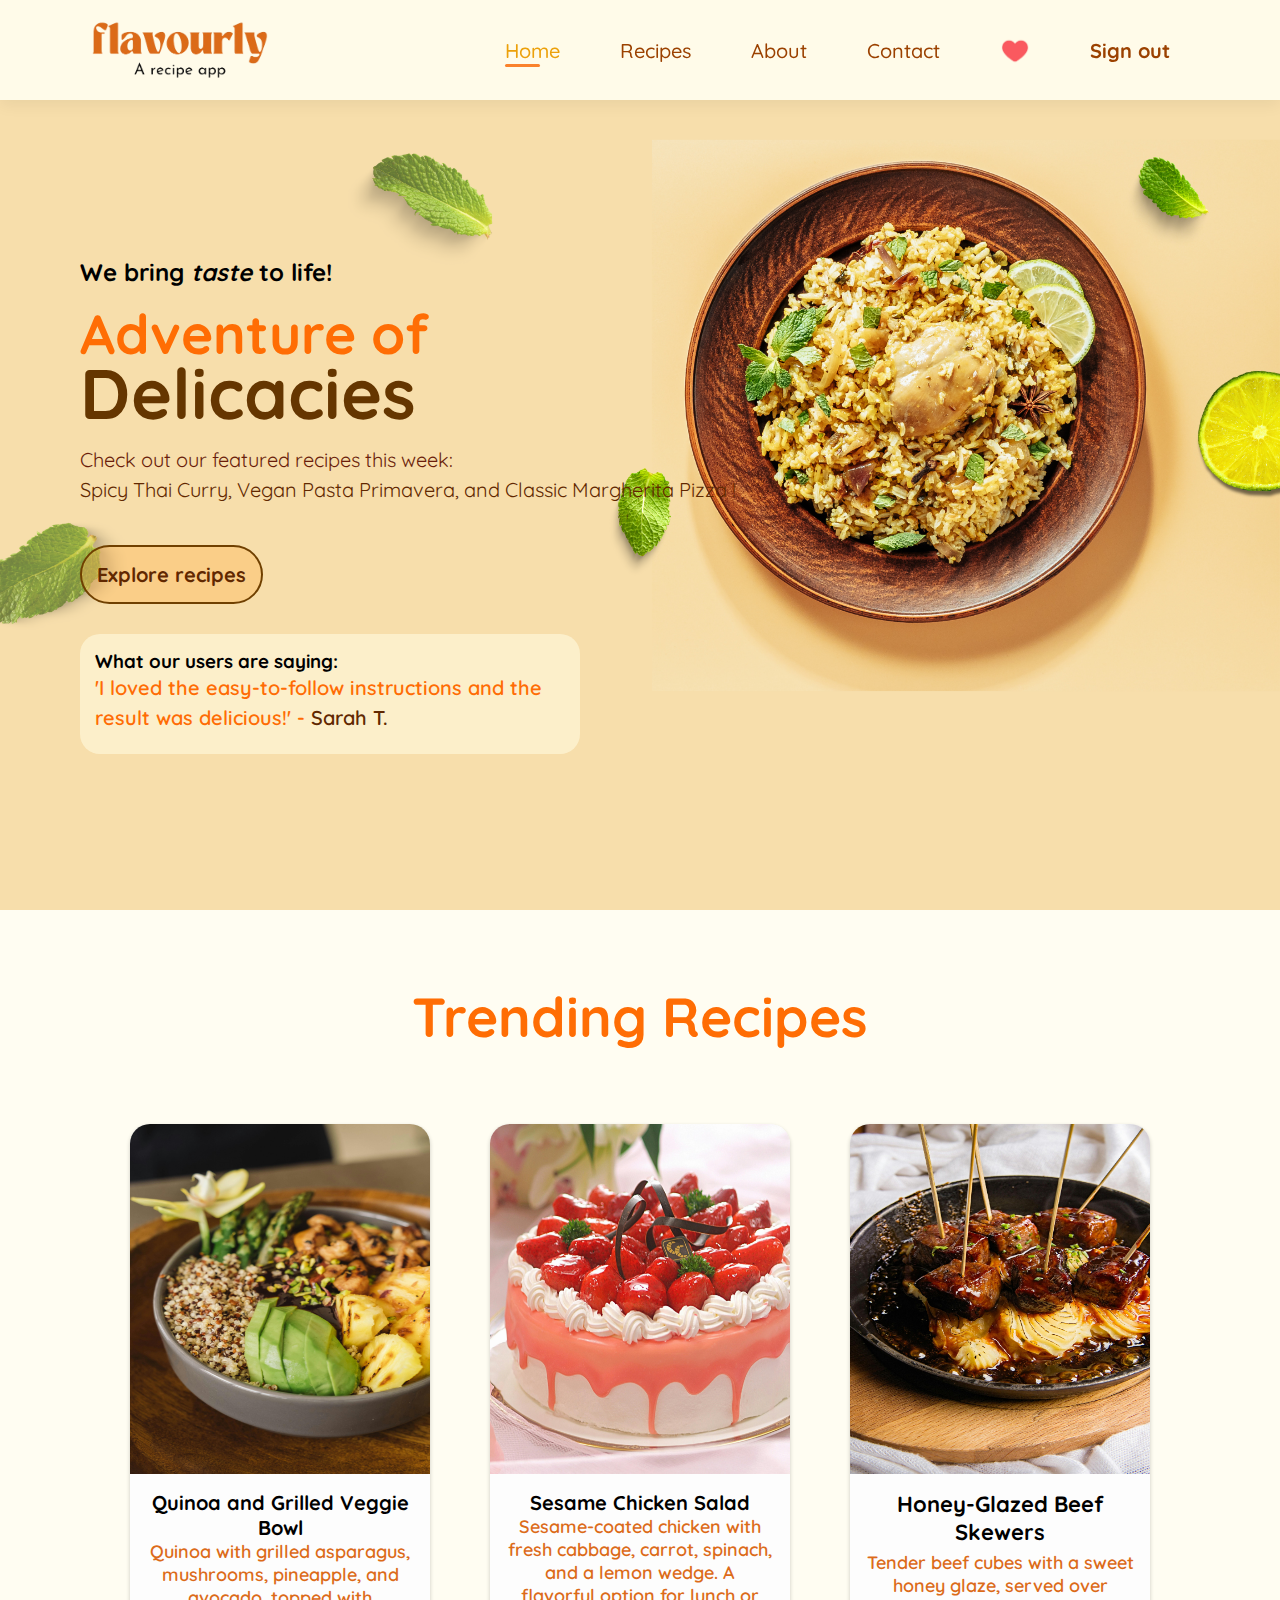
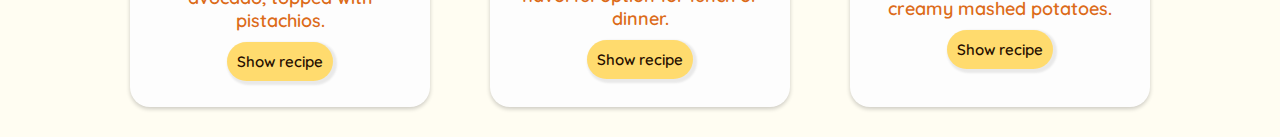
<file: index.html>
<html lang="en">
<head>
    <meta charset="UTF-8">
    <meta name="viewport" content="width=device-width, initial-scale=1.0">
    <title>Favourly</title>
    <link rel="stylesheet" href="style.css">
    <link rel="icon" href="icon.png">
    <link rel="preconnect" href="https://fonts.googleapis.com">
<link rel="preconnect" href="https://fonts.gstatic.com" crossorigin>
<link href="https://fonts.googleapis.com/css2?family=Quicksand:wght@300..700&display=swap" rel="stylesheet">
    
</head>
<body>
    <section class="header">
        <a href="#"><img src="assets/flogo.png" class="logo" alt="logo"></a>
        <div>
            <ul class="navbar">
                <li><a class="active" href="index.html">Home</a></li>
                <li><a href="recipes.html">Recipes</a></li>
                <li><a href="about.html">About</a></li>
                <li><a href="contact.html">Contact</a></li>
                <li><img src="assets/fav.png" alt="favorites" onclick="window.location.href='favorites.html'"></li>
                <li><a href="main.html"><b>Sign out</b></a></li>
            </ul>
        </div>
    
    </section>

        <section class="hero">
            <h4>We bring <i>taste</i> to life!</h4>
            <h2>Adventure of </h2>
            <h1>Delicacies</h1>
            <p class="comment">Check out our featured recipes this week: <br><span>Spicy Thai Curry, Vegan Pasta Primavera, and Classic Margherita Pizza !</span></p>
            <button>
                <a href="recipes.html">Explore recipes</a>
                
            </button>
            
            
            <div class="box">
                <h3>What our users are saying: </h3>
                <p>'I loved the easy-to-follow instructions and the result was delicious!' - <span>Sarah T.</span></p>
    
            </div>
        </section>

    <div class="heading">
        <h2>Trending Recipes</h2>
    </div>
    <div class="card-container">
        <div class="card card1" onclick="window.location.href='sproduct.html'">
            <img src="assets/f1.jpg" alt="">
            <div class="card-content">
                <h4>Quinoa and Grilled Veggie Bowl</h4>
                <p>Quinoa with grilled asparagus, mushrooms, pineapple, and avocado, topped with pistachios.</p>
                <button><a href="#">Show recipe</a></button>
            </div>
        </div>
        <div class="card card2">
            <img src="assets/f2.jpg" alt="">
            <div class="card-content">
                <h4>Sesame Chicken Salad</h4>
                <p>Sesame-coated chicken with fresh cabbage, carrot, spinach, and a lemon wedge. A flavorful option for lunch or dinner.</p>
                <button><a href="#">Show recipe</a></button>
            </div>
        </div>
        <div class="card card3">
            <img src="assets/f3.jpg" alt="">
            <div class="card-content">
                <h3> Honey-Glazed Beef Skewers</h3>
                <p>Tender beef cubes with a sweet honey glaze, served over creamy mashed potatoes.</p>
                <button><a href="#">Show recipe</a></button>
            </div>
        </div>
    </div>






    <script src="script.js"></script>
</body>
</html>
</file>
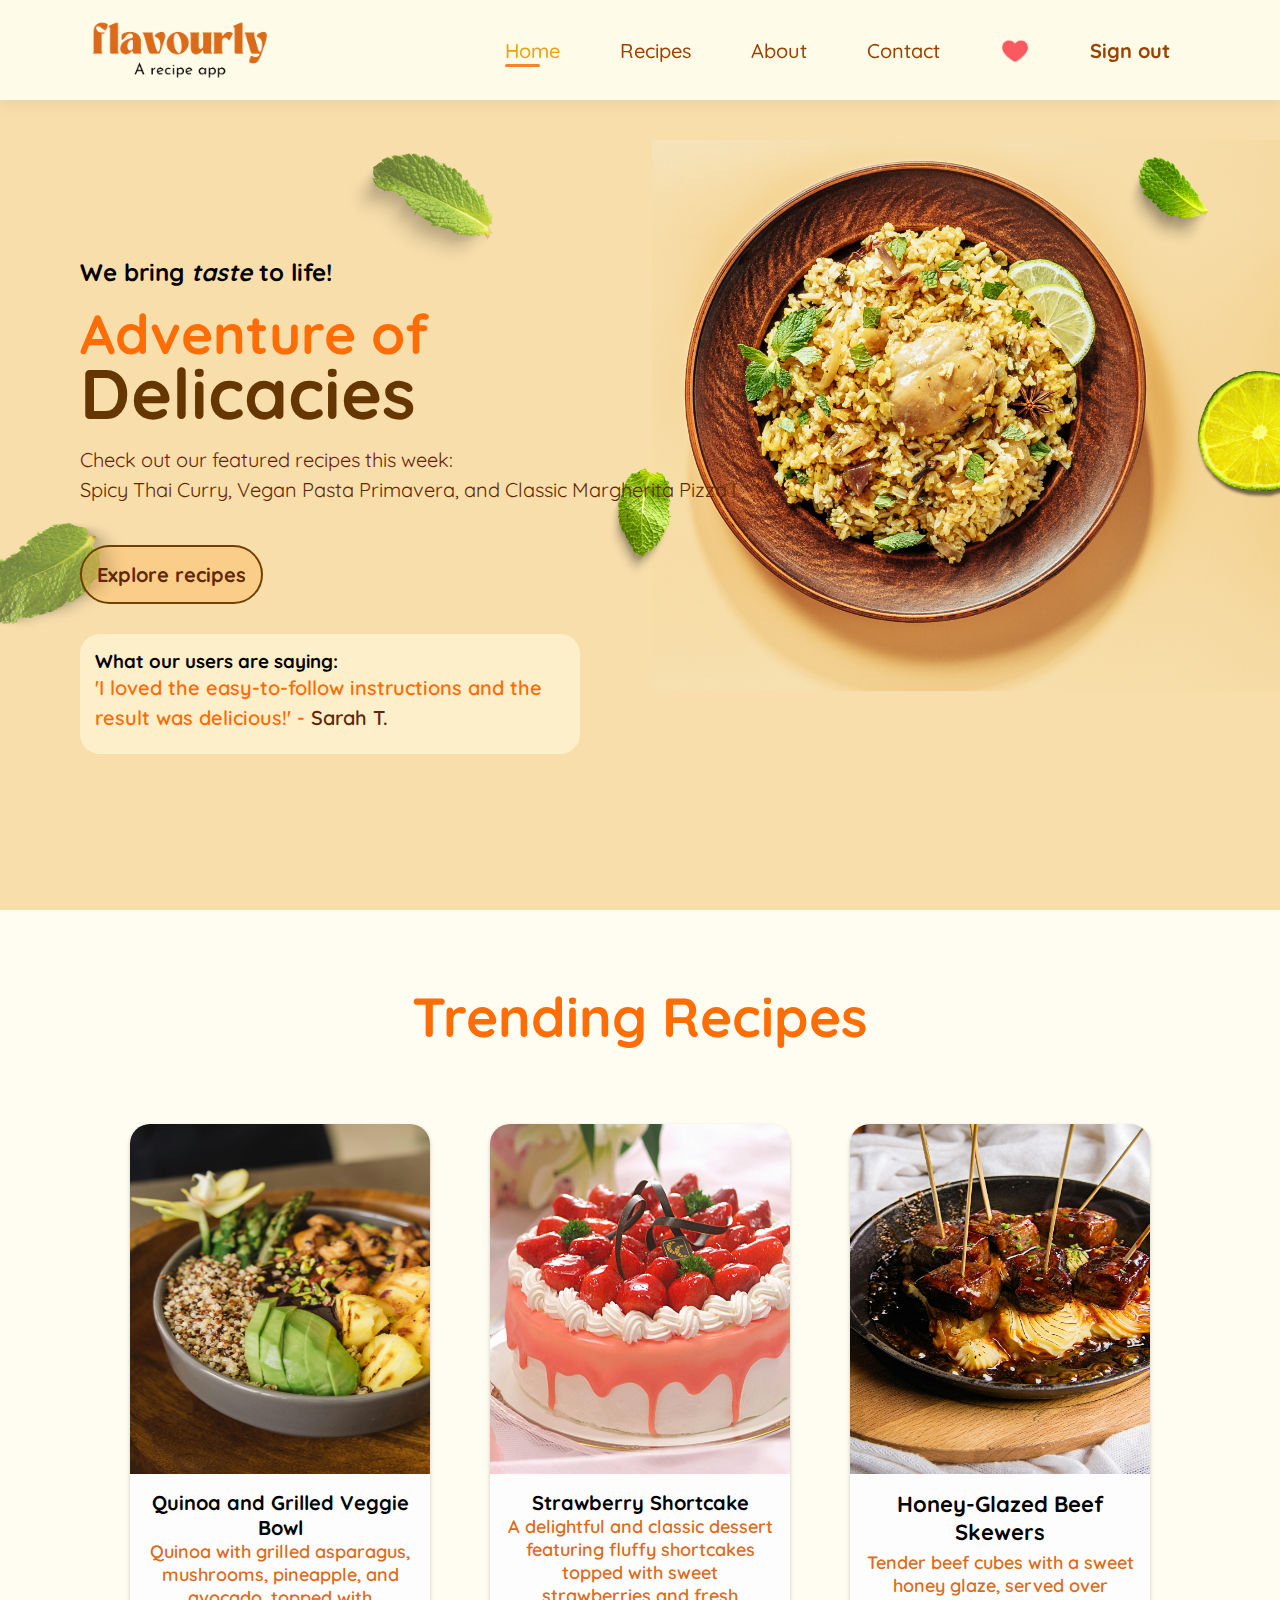
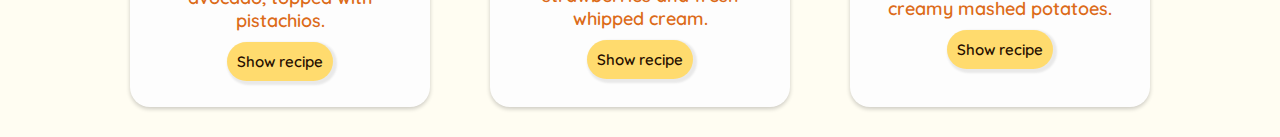
<file: resources/index.html>
<html lang="en">
<head>
    <meta charset="UTF-8">
    <meta name="viewport" content="width=device-width, initial-scale=1.0">
    <title>Favourly</title>
    <link rel="stylesheet" href="style.css">
    <link rel="icon" href="icon.png">
    <link rel="preconnect" href="https://fonts.googleapis.com">
<link rel="preconnect" href="https://fonts.gstatic.com" crossorigin>
<link href="https://fonts.googleapis.com/css2?family=Quicksand:wght@300..700&display=swap" rel="stylesheet">
    
</head>
<body>
    <section class="header">
        <a href="#"><img src="assets/flogo.png" class="logo" alt="logo"></a>
        <div>
            <ul class="navbar">
                <li><a class="active" href="index.html">Home</a></li>
                <li><a href="recipes.html">Recipes</a></li>
                <li><a href="about.html">About</a></li>
                <li><a href="contact.html">Contact</a></li>
                <li><img src="assets/fav.png" alt="favorites" onclick="window.location.href='favorites.html'"></li>
                <li><a href="main.html"><b>Sign out</b></a></li>
            </ul>
        </div>
    
    </section>

        <section class="hero">
            <h4>We bring <i>taste</i> to life!</h4>
            <h2>Adventure of </h2>
            <h1>Delicacies</h1>
            <p class="comment">Check out our featured recipes this week: <br><span>Spicy Thai Curry, Vegan Pasta Primavera, and Classic Margherita Pizza !</span></p>
            <button>
                <a href="recipes.html">Explore recipes</a>
                
            </button>
            
            
            <div class="box">
                <h3>What our users are saying: </h3>
                <p>'I loved the easy-to-follow instructions and the result was delicious!' - <span>Sarah T.</span></p>
    
            </div>
        </section>

    <div class="heading">
        <h2>Trending Recipes</h2>
    </div>
    <div class="card-container">
        <div class="card card1" onclick="window.location.href='sproduct.html'">
            <img src="assets/f1.jpg" alt="">
            <div class="card-content">
                <h4>Quinoa and Grilled Veggie Bowl</h4>
                <p>Quinoa with grilled asparagus, mushrooms, pineapple, and avocado, topped with pistachios.</p>
                <button><a href="#">Show recipe</a></button>
            </div>
        </div>
        <div class="card card2">
            <img src="assets/f2.jpg" alt="">
            <div class="card-content">
                <h4>Strawberry Shortcake</h4>
                <p>A delightful and classic dessert featuring fluffy shortcakes topped with sweet strawberries and fresh whipped cream.</p>
                <button><a href="#">Show recipe</a></button>
            </div>
        </div>
        <div class="card card3">
            <img src="assets/f3.jpg" alt="">
            <div class="card-content">
                <h3> Honey-Glazed Beef Skewers</h3>
                <p>Tender beef cubes with a sweet honey glaze, served over creamy mashed potatoes.</p>
                <button><a href="#">Show recipe</a></button>
            </div>
        </div>
    </div>






    <script src="script.js"></script>
</body>
</html>
</file>
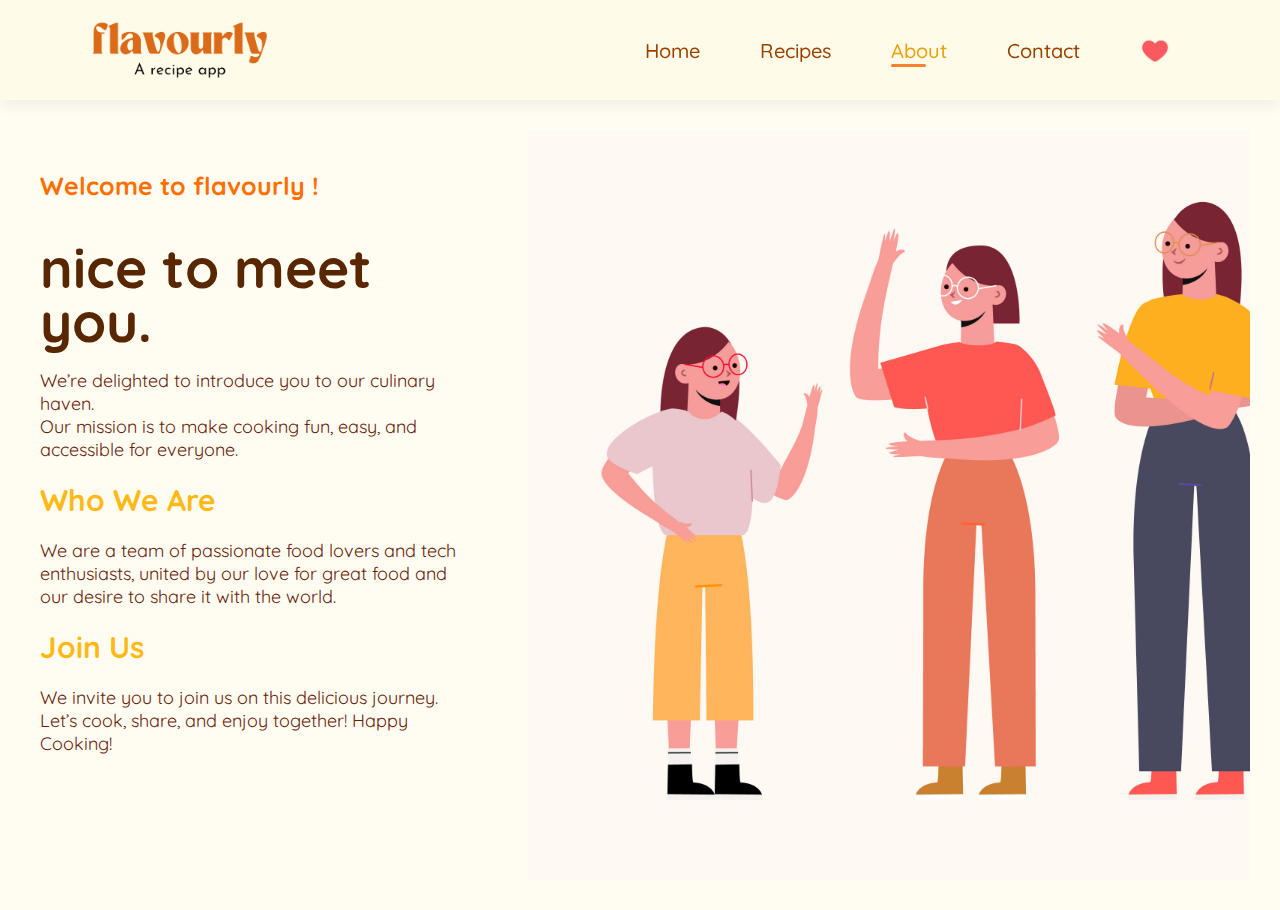
<file: about.html>
<html lang="en">
<head>
    <meta charset="UTF-8">
    <meta name="viewport" content="width=device-width, initial-scale=1.0">
    <title>Flavourly | Recipes</title>
    <link rel="stylesheet" href="style.css">
    <link rel="icon" href="icon.png">
    <link rel="preconnect" href="https://fonts.googleapis.com">
<link rel="preconnect" href="https://fonts.gstatic.com" crossorigin>
<link href="https://fonts.googleapis.com/css2?family=Quicksand:wght@300..700&display=swap" rel="stylesheet">
    
</head>
<body>
    <section class="header">
        <a href="#"><img src="assets/flogo.png" class="logo" alt="logo"></a>
        <div>
            <ul class="navbar">
                <li><a  href="index.html">Home</a></li>
                <li><a href="recipes.html">Recipes</a></li>
                <li><a class="active" href="about.html">About</a></li>
                <li><a href="contact.html">Contact</a></li>
                <li><img src="assets/fav.png" alt="favorites" onclick="window.location.href='favorites.html'"></li>
            </ul>
        </div>
    
    </section>
    
    <div class="sect">
        <div class="about">
            <h3 style="font-size: 25px; color: rgb(255, 111, 0)">Welcome to flavourly !</h3> <br><br>
            <h2 style="color: rgb(88, 38, 0)">nice to meet you.</h2>
            <br>
            
            <p>We’re delighted to introduce you to our culinary haven.
                <br> Our mission is to make cooking fun, easy, and accessible for everyone.</p>
                <br>
            <h3 style="font-size: 30px; color: rgba(255, 179, 0, 0.919)">Who We Are</h3> <br>
            <p>We are a team of passionate food lovers and tech enthusiasts, united by our love for great food and our desire to share it with the world.</p>
                <br>
            <h3 style="font-size: 30px; color: rgba(255, 179, 0, 0.919)">Join Us</h3> <br>
            <p>We invite you to join us on this delicious journey. Let’s cook, share, and enjoy together!

                Happy Cooking!</p>
            <br>
        </div>
        <div class="about-img">

        </div>
    </div>


    <script src="script.js"></script>
</body>
</html>
</file>
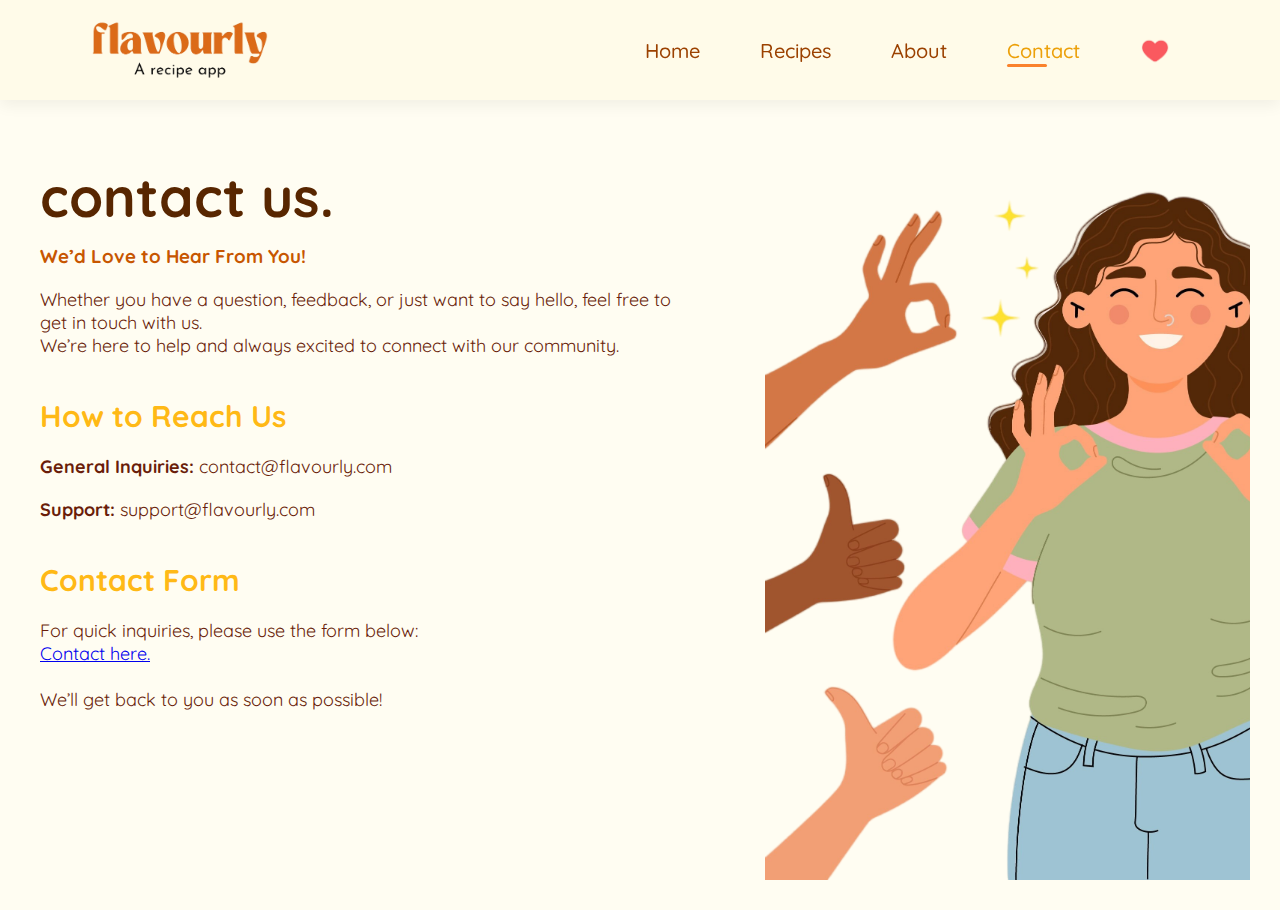
<file: contact.html>
<html lang="en">
<head>
    <meta charset="UTF-8">
    <meta name="viewport" content="width=device-width, initial-scale=1.0">
    <title>Flavourly | Recipes</title>
    <link rel="stylesheet" href="style.css">
    <link rel="icon" href="icon.png">
    <link rel="preconnect" href="https://fonts.googleapis.com">
<link rel="preconnect" href="https://fonts.gstatic.com" crossorigin>
<link href="https://fonts.googleapis.com/css2?family=Quicksand:wght@300..700&display=swap" rel="stylesheet">
    
</head>
<body>
    <section class="header">
        <a href="#"><img src="assets/flogo.png" class="logo" alt="logo"></a>
        <div>
            <ul class="navbar">
                <li><a  href="index.html">Home</a></li>
                <li><a href="recipes.html">Recipes</a></li>
                <li><a href="about.html">About</a></li>
                <li><a class="active" href="#">Contact</a></li>
                <li><img src="assets/fav.png" alt="favorites" onclick="window.location.href='favorites.html'"></li>
            </ul>
        </div>
    
    </section>
    <div class="sect">
        <div class="contact">
            <h2 style="color: rgb(88, 38, 0)">contact us.</h2>
            <br>
            <h3 style="color: rgb(199, 86, 0)">We’d Love to Hear From You!</h3><br>
            <p>Whether you have a question, feedback, or just want to say hello, feel free to get in touch with us. 
                <br>We’re here to help and always excited to connect with our community.</p>
                <br><br>
            <h3 style="font-size: 30px; color: rgba(255, 179, 0, 0.919)">How to Reach Us</h3> <br>

            <p>
                <b>General Inquiries:</b> contact@flavourly.com
            </p><br>
            <p>
                <b>Support:</b> support@flavourly.com
            </p>
            <br><br>
            <h3 style="font-size: 30px; color: rgba(255, 179, 0, 0.919)">Contact Form</h3> <br>
            <p>For quick inquiries, please use the form below: <br>
                <a href="#">Contact here.</a>
                <br><br>
                We’ll get back to you as soon as possible!</p>

            
        </div>
        <div class="contact-img">

        </div>
    </div>

    <script src="script.js"></script>
</body>
</html>
</file>
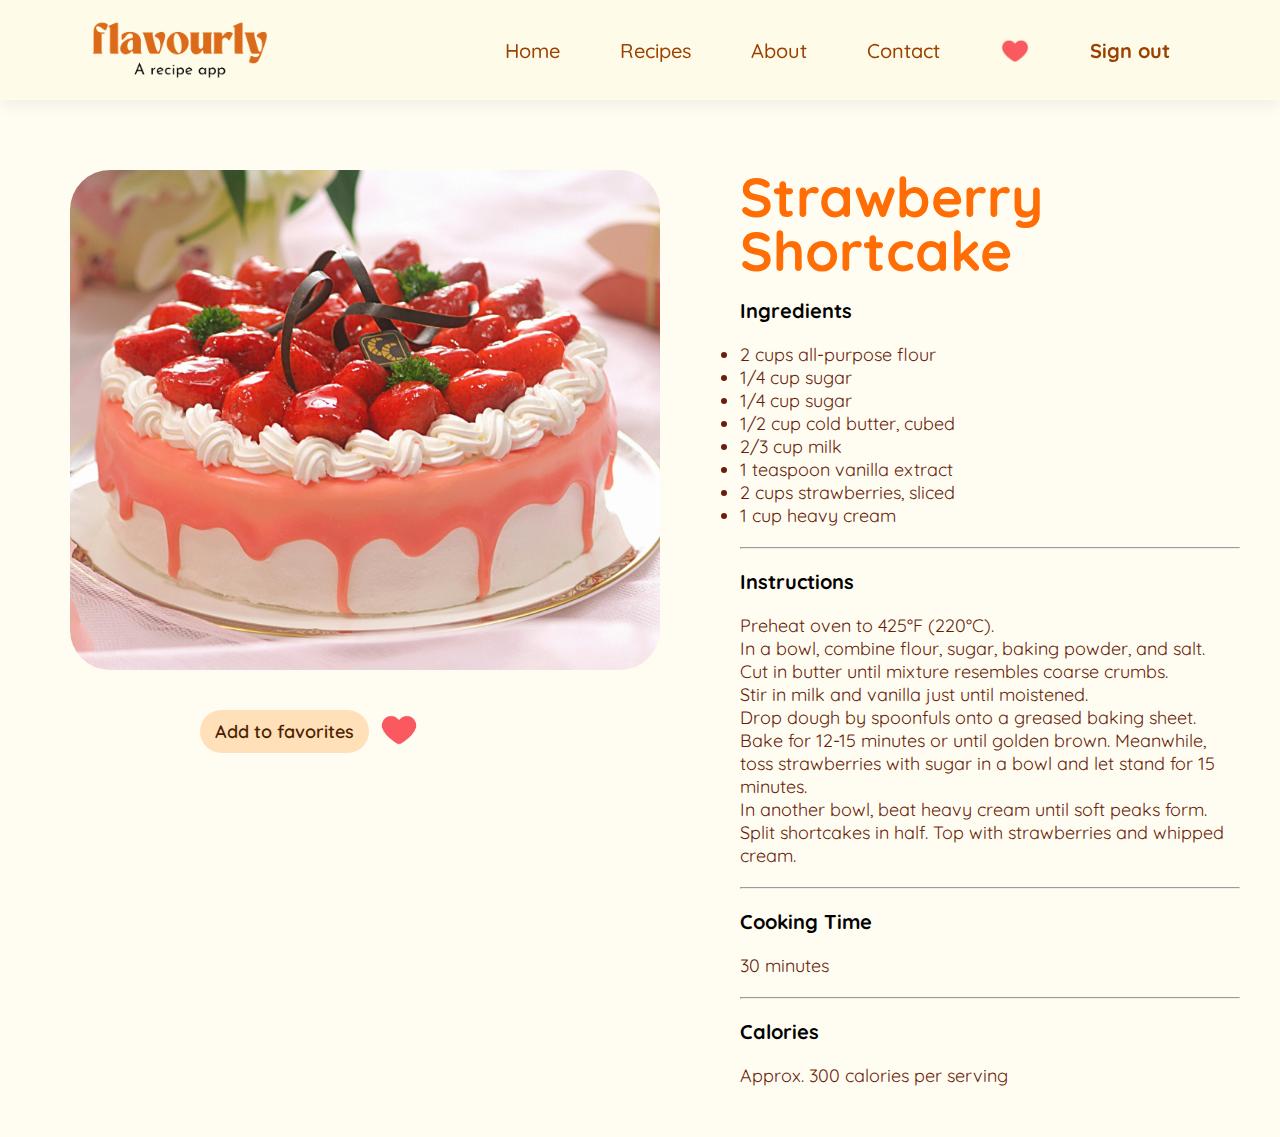
<file: dproduct.html>
<html lang="en">
<head>
    <meta charset="UTF-8">
    <meta name="viewport" content="width=device-width, initial-scale=1.0">
    <title>Flavourly | Recipes</title>
    <link rel="stylesheet" href="style.css">
    <link rel="icon" href="icon.png">
    <link rel="preconnect" href="https://fonts.googleapis.com">
<link rel="preconnect" href="https://fonts.gstatic.com" crossorigin>
<link href="https://fonts.googleapis.com/css2?family=Quicksand:wght@300..700&display=swap" rel="stylesheet">
    
</head>
<body>
    <section class="header">
        <a href="#"><img src="assets/flogo.png" class="logo" alt="logo"></a>
        <div>
            <ul class="navbar">
                <li><a href="index.html">Home</a></li>
                <li><a href="recipes.html" href="#">Recipes</a></li>
                <li><a href="about.html">About</a></li>
                <li><a href="contact.html">Contact</a></li>
                <li><img src="assets/fav.png" alt="favorites" onclick="window.location.href='favorites.html'"></li>
                <li><a href="main.html"><b>Sign out</b></a></li>
            </ul>
        </div>
    
    </section>

    <section class="prodetails">
        <div class="single-pro-img">
            <img src="assets/f2.jpg" width="100%" class="MainImg" alt="food">
            <div class="btn">
                <button id="add-to-favorites1">Add to favorites</button>
                <img src="assets/fav.png" alt="favorites">
            </div>
        </div>
        <div class="single-pro-details">
            <h2>Strawberry Shortcake</h2>
            
            <h4>Ingredients</h4>
            <br>
            <ul>
                <li>2 cups all-purpose flour</li>
                <li>1/4 cup sugar</li>
                <li>1/4 cup sugar</li>
                <li>1/2 cup cold butter, cubed</li>
                <li>2/3 cup milk</li>
                <li>1 teaspoon vanilla extract</li>
                <li>2 cups strawberries, sliced</li>
                <li>1 cup heavy cream</li>
            </ul>
            <hr>
            <h4>Instructions</h4>
            <br>
            <p>Preheat oven to 425°F (220°C). 
                <br>In a bowl, combine flour, sugar, baking powder, and salt. 
                <br>Cut in butter until mixture resembles coarse crumbs. 
                <br>Stir in milk and vanilla just until moistened. 
                <br>Drop dough by spoonfuls onto a greased baking sheet. 
                <br>Bake for 12-15 minutes or until golden brown. Meanwhile, toss strawberries with sugar in a bowl and let stand for 15 minutes. 
                <br>In another bowl, beat heavy cream until soft peaks form. 
                <br>Split shortcakes in half. Top with strawberries and whipped cream.</p>
                 <hr>
            <h4>Cooking Time</h4>
            <br>
            <p>30 minutes</p>
            <hr>
            <h4>Calories</h4>
            <br>
            <p>Approx. 300 calories per serving</p>

        </div>
    </section>

    <script src="script.js"></script>
</body>
</html>
</file>
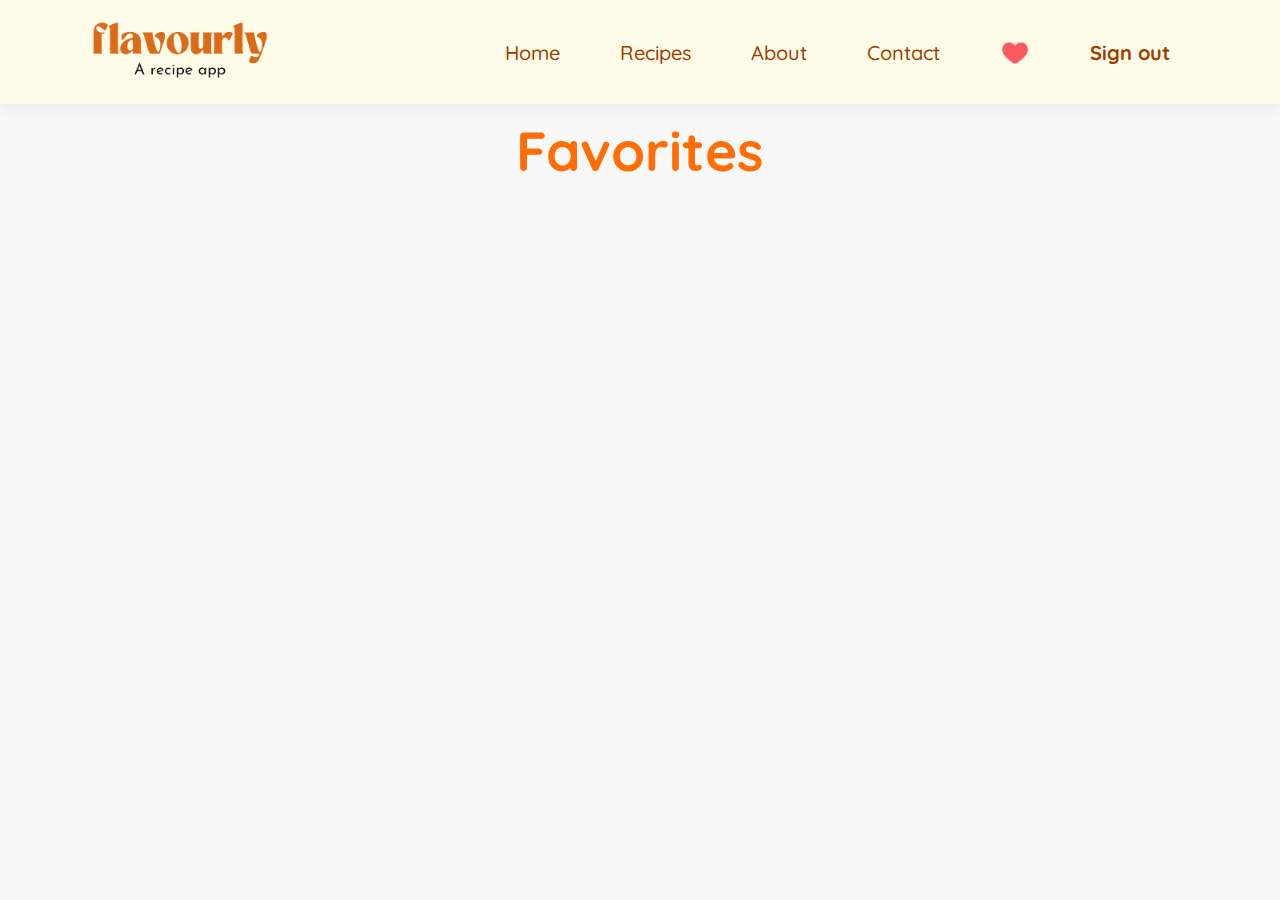
<file: favorites.html>
<!DOCTYPE html>
<html lang="en">
<head>
    <meta charset="UTF-8">
    <meta name="viewport" content="width=device-width, initial-scale=1.0">
    <title>Flavourly | Favorites</title>
    <link rel="stylesheet" href="style.css">
    <link rel="icon" href="icon.png">
    <link rel="preconnect" href="https://fonts.googleapis.com">
    <link rel="preconnect" href="https://fonts.gstatic.com" crossorigin>
    <link href="https://fonts.googleapis.com/css2?family=Quicksand:wght@300..700&display=swap" rel="stylesheet">
    <style>
        body {
            font-family: 'Quicksand', sans-serif;
            background-color: #f8f8f8;
            margin: 0;
            padding: 0;
        }
        .favorites {
            width: 80%;
            margin: 20px auto;
            text-align: center;
        }
        .favorites h2 {
            margin-bottom: 20px;
        }
        .favorite-item {
            background: #fff;
            margin: 10px 0;
            padding: 20px;
            border-radius: 8px;
            box-shadow: 0 4px 8px rgba(0, 0, 0, 0.1);
        }
        .favorite-item h3 {
            margin: 0;
            font-size: 1.5em;
        }
        .remove-from-favorites {
            margin-top: 10px;
            padding: 10px 20px;
            background-color: #ffd167;
            color: white;
            border: none;
            border-radius: 5px;
            cursor: pointer;
            font-size: 1em;
        }
        .remove-from-favorites:hover {
            background-color: #ff1c1c;
        }
    </style>
</head>
<body>
    <section class="header">
        <a href="#"><img src="assets/flogo.png" class="logo" alt="logo"></a>
        <div>
            <ul class="navbar">
                <li><a href="index.html">Home</a></li>
                <li><a href="recipes.html" href="#">Recipes</a></li>
                <li><a href="about.html">About</a></li>
                <li><a href="contact.html">Contact</a></li>
                <li><img src="assets/fav.png" alt="favorites" onclick="window.location.href='favorites.html'"></li>
                <li><a href="main.html"><b>Sign out</b></a></li>
            </ul>
        </div>
    </section>

    <section class="favorites">
        <h2>Favorites</h2>
        <div id="favorites-list"></div>
    </section>

    <script>
        document.addEventListener("DOMContentLoaded", function() {
            let favorites = JSON.parse(localStorage.getItem('favorites')) || [];

            const favoritesList = document.getElementById('favorites-list');
            favoritesList.innerHTML = '';

            favorites.forEach((item, index) => {
                const itemElement = document.createElement('div');
                itemElement.classList.add('favorite-item');

                itemElement.innerHTML = `
                    <h3>${item.title}</h3>
                    <button class="remove-from-favorites" data-index="${index}">Remove</button>
                `;

                favoritesList.appendChild(itemElement);
            });

            document.querySelectorAll('.remove-from-favorites').forEach(button => {
                button.addEventListener('click', function() {
                    const index = this.getAttribute('data-index');
                    favorites.splice(index, 1);
                    localStorage.setItem('favorites', JSON.stringify(favorites));
                    location.reload();
                });
            });
        });
    </script>
</body>
</html>
</file>
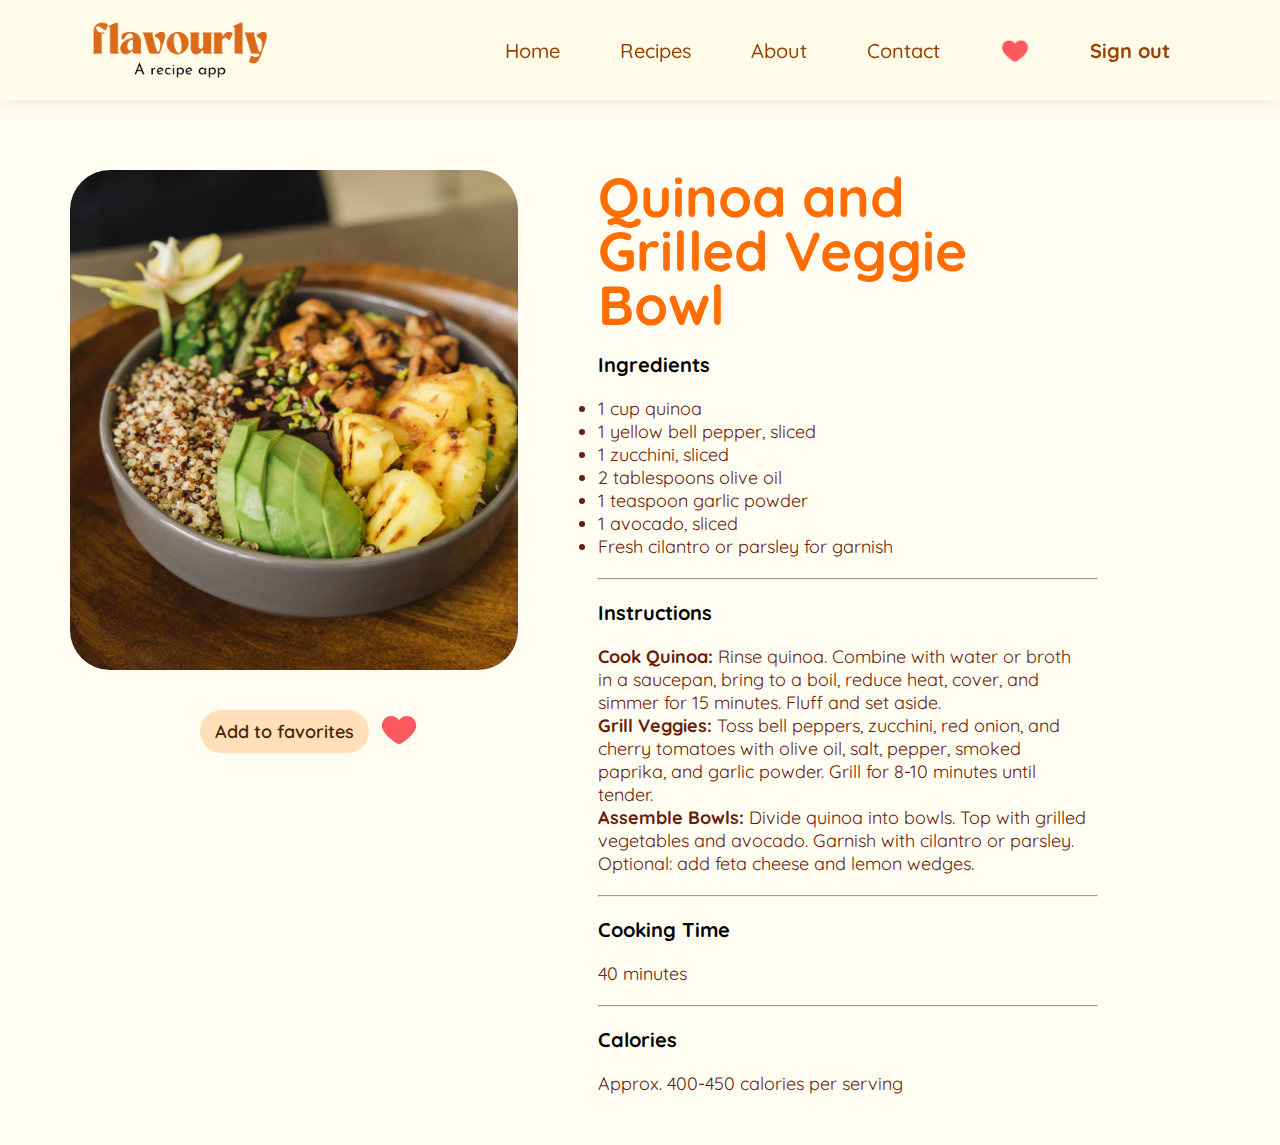
<file: sproduct.html>
<html lang="en">
<head>
    <meta charset="UTF-8">
    <meta name="viewport" content="width=device-width, initial-scale=1.0">
    <title>Flavourly | Recipes</title>
    <link rel="stylesheet" href="style.css">
    <link rel="icon" href="icon.png">
    <link rel="preconnect" href="https://fonts.googleapis.com">
<link rel="preconnect" href="https://fonts.gstatic.com" crossorigin>
<link href="https://fonts.googleapis.com/css2?family=Quicksand:wght@300..700&display=swap" rel="stylesheet">
    
</head>
<body>
    <section class="header">
        <a href="#"><img src="assets/flogo.png" class="logo" alt="logo"></a>
        <div>
            <ul class="navbar">
                <li><a href="index.html">Home</a></li>
                <li><a href="recipes.html" href="#">Recipes</a></li>
                <li><a href="about.html">About</a></li>
                <li><a href="contact.html">Contact</a></li>
                <li><img src="assets/fav.png" alt="favorites" onclick="window.location.href='favorites.html'"></li>
                <li><a href="main.html"><b>Sign out</b></a></li>
            </ul>
        </div>
    
    </section>

    <section class="prodetails">
        <div class="single-pro-img">
            <img src="assets/f1.jpg" width="100%" class="MainImg" alt="food">
            <div class="btn">
                <button id="add-to-favorites">Add to favorites</button>
                <img src="assets/fav.png" alt="favorites">
            </div>
        </div>
        <div class="single-pro-details">
            <h2>Quinoa and Grilled Veggie Bowl</h2>
            
            <h4>Ingredients</h4>
            <br>
            <ul>
                <li>1 cup quinoa</li>
                <li>1 yellow bell pepper, sliced</li>
                <li>1 zucchini, sliced</li>
                <li>2 tablespoons olive oil</li>
                <li>1 teaspoon garlic powder</li>
                <li>1 avocado, sliced</li>
                <li>Fresh cilantro or parsley for garnish</li>
            </ul>
            <hr>
            <h4>Instructions</h4>
            <br>
            <p><b>Cook Quinoa:</b>
                 Rinse quinoa. Combine with water or broth in a saucepan, bring to a boil, reduce heat, cover, and simmer for 15 minutes. Fluff and set aside.
                 <br>
                <b>Grill Veggies:</b>
                 Toss bell peppers, zucchini, red onion, and cherry tomatoes with olive oil, salt, pepper, smoked paprika, and garlic powder. Grill for 8-10 minutes until tender.
                <br>
                <b>Assemble Bowls:</b>
                 Divide quinoa into bowls. Top with grilled vegetables and avocado. Garnish with cilantro or parsley. Optional: add feta cheese and lemon wedges.</p>
                 <hr>
            <h4>Cooking Time</h4>
            <br>
            <p>40 minutes</p>
            <hr>
            <h4>Calories</h4>
            <br>
            <p>Approx. 400-450 calories per serving</p>

        </div>
    </section>

    <script src="script.js"></script>
</body>
</html>
</file>
<file: style.css>
*{
  margin: 0;
  padding: 0;
  box-sizing: border-box;
  font-family: "Quicksand", sans-serif;
}
body{
  width: 100%;
  background-color: #fffdf2;
}
.slides{
  height: 100vh;
  width: 100%;
}
h1{
  font-size: 70px;
  line-height: 64px;
  color: #653600;
}

h2{
  font-size: 55px;
  line-height: 54px;
  color: #ff6d04;
}
h4{
  font-size: 20px;
  color: black;
}
h6{
  font-weight: 700;
  font-size: 12px;
}
p{
  font-size: 18px;
  color: #6a1d0a;
}

/*Login Page*/
/* Main Page*/

/*Header & Navigation*/

.logo{
  height: 60px;
  width: 200px;
}

.header{
  display: flex;
  align-items: center;
  justify-content: space-between;
  padding: 20px 80px;
  background-color: #fffbe9;
  box-shadow: 0 5px 15px rgb(0, 0, 0, 0.06);
  z-index: 999;
  position: sticky;
  top: 0;
  left: 0;
}

.navbar{
  display: flex;
  align-items: center;
  justify-content: center;
}

.navbar li{
  list-style: none;
  padding: 0 30px;
  position: relative;

}
.navbar li a{
  text-decoration: none;
  font-size: 20px;
  font-weight: 500;
  color: #9b4100;
  transition: 0.3s ease;

}
.navbar li a:hover{
  color: #DC6B19;
}

.navbar li a:hover,
.navbar li a.active{
  color: #eca00a;
}

.navbar li a.active::after,
.navbar li a:hover::after{
  content: "";
  width: 30%;
  height: 3px;
  background: #fa822c;
  position: absolute;
  left: 30px;
  bottom: -4px;
  border-radius: 5px;
}
.navbar img{
  width: 30px;
  height: 30px;
  margin-top: 5px;
}

/*Banner section*/

.hero{
  background-image: url("/assets/ban10.png");
  height: 90vh;
  width: 100%;
  background-size: cover;
  background-position: top 10% right 0;
  padding: 0 80px;
  display: flex;
  flex-direction: column;
  align-items: flex-start;
  justify-content: center;
  
}

.hero h4{
  font-size: 24px;
  padding-bottom: 20px;
}
.hero p{
  padding: 20px 0 40px 0;
  line-height: 30px;
  font-size: 20px;
}
.hero span{
  color: #612800;
}

.hero button{
  align-items: center;
  display: flex;
  border-radius: 50px;
  background-color: rgba(255, 185, 87, 0.41);
  border: 2px solid rgb(112, 64, 0);
}
.hero button a{
  text-decoration: none;
  padding: 15px;
  font-size: 20px;
  color:#612800;
  font-weight: 700;
}

.hero button:hover{
  background-color: #ffe0b9;
  transition: 0.3s ease;
  box-shadow: 5px 5px rgb(82, 48, 7);
}
.hero button a:hover{
  color: #612800;
}
.box{
  height: 120px;
  width: 500px;
  background-color: #fff8dca2;
  border-radius: 20px;
  padding: 15px;
  margin-top: 30px;
}
.box p{
  padding: 0;
  font-size: 20px;
  color: #ff6c04;
  font-weight: 600;
}

/*Home Page : Page 2*/

.heading{
  display: flex;
  align-items: center;
  justify-content: center;
  margin-top: 80px;
}

.card-container{
  display: flex;
  justify-content: center;
  flex-wrap: wrap;
  margin-top: 50px;
}
.card img{
  height: 350px;
  width: 350px;
}
.card{
  width: 300px;
  display: flex;
  flex-direction: column;
  border-radius: 20px;
  overflow: hidden;
  box-shadow: 0px 2px 4px rgba(0,0,0,0.2);
  background-color: #fdfdfd;
  margin: 30px;
}
.card:hover{
  box-shadow: 2px 2px 4px rgba(0, 0, 0, 0.39);
}
.card-content{
  padding: 16px;
  text-align: center;
}
.card-content p{
  font-size: 8px;
  color: #DC6B19;
}
.card-content button{
  align-self: flex-end;
  background-color: #ffdb6e;
  padding: 10px;
  border-radius: 20px;
  border: none;
  margin: 10px;
  box-shadow: 2px 2px 2px 2px rgba(64, 64, 64, 0.104);

}
.card-content button a{
  text-decoration: none;
  color: #270f00;
  font-size: 15px;
  font-weight: 600;
}
.card-content button:hover{
  background-color: #ffe0b9;
  transition: 0.3s ease;
}
.card-content button a:hover{
  color: #612800;
}
.card-content h3{
  font-size: 22px;
  margin-bottom: 5px;
}
.card-content p{
  font-size: 18px;
  font-weight: 600;
}

/*Start Media Query*/
@media (max-width:850px){
  .navbar{
    display: flex;
    flex-direction: column;
    align-items: flex-start;
    justify-content: flex-start;
    position: fixed;
    top: 0;
    right: 0px;
    height: 100vh;
    width: 300px;
    background-color: #FFF8DC;
    box-shadow: 0 40px 60px rgb(0, 0, 0, 0.06);
    padding: 80px 0 0 10px;
  }
}


/*Recipes age*/
.page-header{
  background-image: url("assets/recipe-ban3.jpg");
  width: 100%;
  height: 50vh;
  background-size: cover;
  display: flex;
  justify-content: center;
  align-items: center;
}
.page-header h2{
  color: #fff7f2;
  font-weight: 500;
  text-shadow: 5px 5px rgba(0, 0, 0, 0.268);
}


/*Sinle Product Page*/
.prodetails .single-pro-image{
  width: 40%;


}
.MainImg{
  height: 500px;
  border-radius: 40px;
  margin: 20px;
}

.prodetails{
  display: flex;
  margin: 50px;

}
.prodetails .single-pro-details{
  width: 50%;
  padding-left: 100px;
}
.prodetails .single-pro-details h2{
  padding: 20px 0 20px 0;
}
.prodetails button{
  margin: 20px 0 20px 0;
  padding: 10px 15px 10px 15px;
  border-radius: 25px;
  background-color: #ffe0b9;
  color: #4b1f00;
  font-size: 18px;
  font-weight: 600;
  border: none;
}
.btn{
  display: flex;
  margin-left: 150px;

}
.btn img{
  margin: 20px 0px 20px 10px;
  height: 40px;
  width: 40px;
}
.single-pro-details hr{
  width: 500px;
  margin: 20px 0 20px 0;
  color: #3e1a0044;
}
.single-pro-details li{
    font-size: 18px;
    color: #6a1d0a;
}
/*About Page*/
.sect{
  display: flex;
  height: 90vh;
  width: 100%;
}
.about-img{
  background-image: url("/assets/about.jpg");
  background-size: cover;
  width: 60%;
  padding: 0 80px;
  display: flex;
  margin: 30px;

}
.about{
  width: 40%;
  margin: 10px;
  padding: 30px;

  padding-top: 60px;
}
.contact-img{
  background-image: url("/assets/contact.png");
  background-size: cover;
  width: 40%;
  padding: 0 80px;
  display: flex;
  margin: 30px;

}
.contact{
  width: 60%;
  margin: 10px;
  padding: 30px;

  padding-top: 60px;
}
</file>
<file: resources/style.css>
*{
  margin: 0;
  padding: 0;
  box-sizing: border-box;
  font-family: "Quicksand", sans-serif;
}
body{
  width: 100%;
  background-color: #fffdf2;
}
.slides{
  height: 100vh;
  width: 100%;
}
h1{
  font-size: 70px;
  line-height: 64px;
  color: #653600;
}

h2{
  font-size: 55px;
  line-height: 54px;
  color: #ff6d04;
}
h4{
  font-size: 20px;
  color: black;
}
h6{
  font-weight: 700;
  font-size: 12px;
}
p{
  font-size: 18px;
  color: #6a1d0a;
}

/*Login Page*/
/* Main Page*/

/*Header & Navigation*/

.logo{
  height: 60px;
  width: 200px;
}

.header{
  display: flex;
  align-items: center;
  justify-content: space-between;
  padding: 20px 80px;
  background-color: #fffbe9;
  box-shadow: 0 5px 15px rgb(0, 0, 0, 0.06);
  z-index: 999;
  position: sticky;
  top: 0;
  left: 0;
}

.navbar{
  display: flex;
  align-items: center;
  justify-content: center;
}

.navbar li{
  list-style: none;
  padding: 0 30px;
  position: relative;

}
.navbar li a{
  text-decoration: none;
  font-size: 20px;
  font-weight: 500;
  color: #9b4100;
  transition: 0.3s ease;

}
.navbar li a:hover{
  color: #DC6B19;
}

.navbar li a:hover,
.navbar li a.active{
  color: #eca00a;
}

.navbar li a.active::after,
.navbar li a:hover::after{
  content: "";
  width: 30%;
  height: 3px;
  background: #fa822c;
  position: absolute;
  left: 30px;
  bottom: -4px;
  border-radius: 5px;
}
.navbar img{
  width: 30px;
  height: 30px;
  margin-top: 5px;
}

/*Banner section*/

.hero{
  background-image: url("/assets/ban10.png");
  height: 90vh;
  width: 100%;
  background-size: cover;
  background-position: top 10% right 0;
  padding: 0 80px;
  display: flex;
  flex-direction: column;
  align-items: flex-start;
  justify-content: center;
  
}

.hero h4{
  font-size: 24px;
  padding-bottom: 20px;
}
.hero p{
  padding: 20px 0 40px 0;
  line-height: 30px;
  font-size: 20px;
}
.hero span{
  color: #612800;
}

.hero button{
  align-items: center;
  display: flex;
  border-radius: 50px;
  background-color: rgba(255, 185, 87, 0.41);
  border: 2px solid rgb(112, 64, 0);
}
.hero button a{
  text-decoration: none;
  padding: 15px;
  font-size: 20px;
  color:#612800;
  font-weight: 700;
}

.hero button:hover{
  background-color: #ffe0b9;
  transition: 0.3s ease;
  box-shadow: 5px 5px rgb(82, 48, 7);
}
.hero button a:hover{
  color: #612800;
}
.box{
  height: 120px;
  width: 500px;
  background-color: #fff8dca2;
  border-radius: 20px;
  padding: 15px;
  margin-top: 30px;
}
.box p{
  padding: 0;
  font-size: 20px;
  color: #ff6c04;
  font-weight: 600;
}

/*Home Page : Page 2*/

.heading{
  display: flex;
  align-items: center;
  justify-content: center;
  margin-top: 80px;
}

.card-container{
  display: flex;
  justify-content: center;
  flex-wrap: wrap;
  margin-top: 50px;
}
.card img{
  height: 350px;
  width: 350px;
}
.card{
  width: 300px;
  display: flex;
  flex-direction: column;
  border-radius: 20px;
  overflow: hidden;
  box-shadow: 0px 2px 4px rgba(0,0,0,0.2);
  background-color: #fdfdfd;
  margin: 30px;
}
.card:hover{
  box-shadow: 2px 2px 4px rgba(0, 0, 0, 0.39);
}
.card-content{
  padding: 16px;
  text-align: center;
}
.card-content p{
  font-size: 8px;
  color: #DC6B19;
}
.card-content button{
  align-self: flex-end;
  background-color: #ffdb6e;
  padding: 10px;
  border-radius: 20px;
  border: none;
  margin: 10px;
  box-shadow: 2px 2px 2px 2px rgba(64, 64, 64, 0.104);

}
.card-content button a{
  text-decoration: none;
  color: #270f00;
  font-size: 15px;
  font-weight: 600;
}
.card-content button:hover{
  background-color: #ffe0b9;
  transition: 0.3s ease;
}
.card-content button a:hover{
  color: #612800;
}
.card-content h3{
  font-size: 22px;
  margin-bottom: 5px;
}
.card-content p{
  font-size: 18px;
  font-weight: 600;
}

/*Start Media Query*/
@media (max-width:850px){
  .navbar{
    display: flex;
    flex-direction: column;
    align-items: flex-start;
    justify-content: flex-start;
    position: fixed;
    top: 0;
    right: 0px;
    height: 100vh;
    width: 300px;
    background-color: #FFF8DC;
    box-shadow: 0 40px 60px rgb(0, 0, 0, 0.06);
    padding: 80px 0 0 10px;
  }
}


/*Recipes age*/
.page-header{
  background-image: url("assets/recipe-ban3.jpg");
  width: 100%;
  height: 50vh;
  background-size: cover;
  display: flex;
  justify-content: center;
  align-items: center;
}
.page-header h2{
  color: #fff7f2;
  font-weight: 500;
  text-shadow: 5px 5px rgba(0, 0, 0, 0.268);
}


/*Sinle Product Page*/
.prodetails .single-pro-image{
  width: 40%;


}
.MainImg{
  height: 500px;
  border-radius: 40px;
  margin: 20px;
}

.prodetails{
  display: flex;
  margin: 50px;

}
.prodetails .single-pro-details{
  width: 50%;
  padding-left: 100px;
}
.prodetails .single-pro-details h2{
  padding: 20px 0 20px 0;
}
.prodetails button{
  margin: 20px 0 20px 0;
  padding: 10px 15px 10px 15px;
  border-radius: 25px;
  background-color: #ffe0b9;
  color: #4b1f00;
  font-size: 18px;
  font-weight: 600;
  border: none;
}
.btn{
  display: flex;
  margin-left: 150px;

}
.btn img{
  margin: 20px 0px 20px 10px;
  height: 40px;
  width: 40px;
}
.single-pro-details hr{
  width: 500px;
  margin: 20px 0 20px 0;
  color: #3e1a0044;
}
.single-pro-details li{
    font-size: 18px;
    color: #6a1d0a;
}
/*About Page*/
.sect{
  display: flex;
  height: 90vh;
  width: 100%;
}
.about-img{
  background-image: url("/assets/about.jpg");
  background-size: cover;
  width: 60%;
  padding: 0 80px;
  display: flex;
  margin: 30px;

}
.about{
  width: 40%;
  margin: 10px;
  padding: 30px;

  padding-top: 60px;
}
.contact-img{
  background-image: url("/assets/contact.png");
  background-size: cover;
  width: 40%;
  padding: 0 80px;
  display: flex;
  margin: 30px;

}
.contact{
  width: 60%;
  margin: 10px;
  padding: 30px;

  padding-top: 60px;
}
</file>
